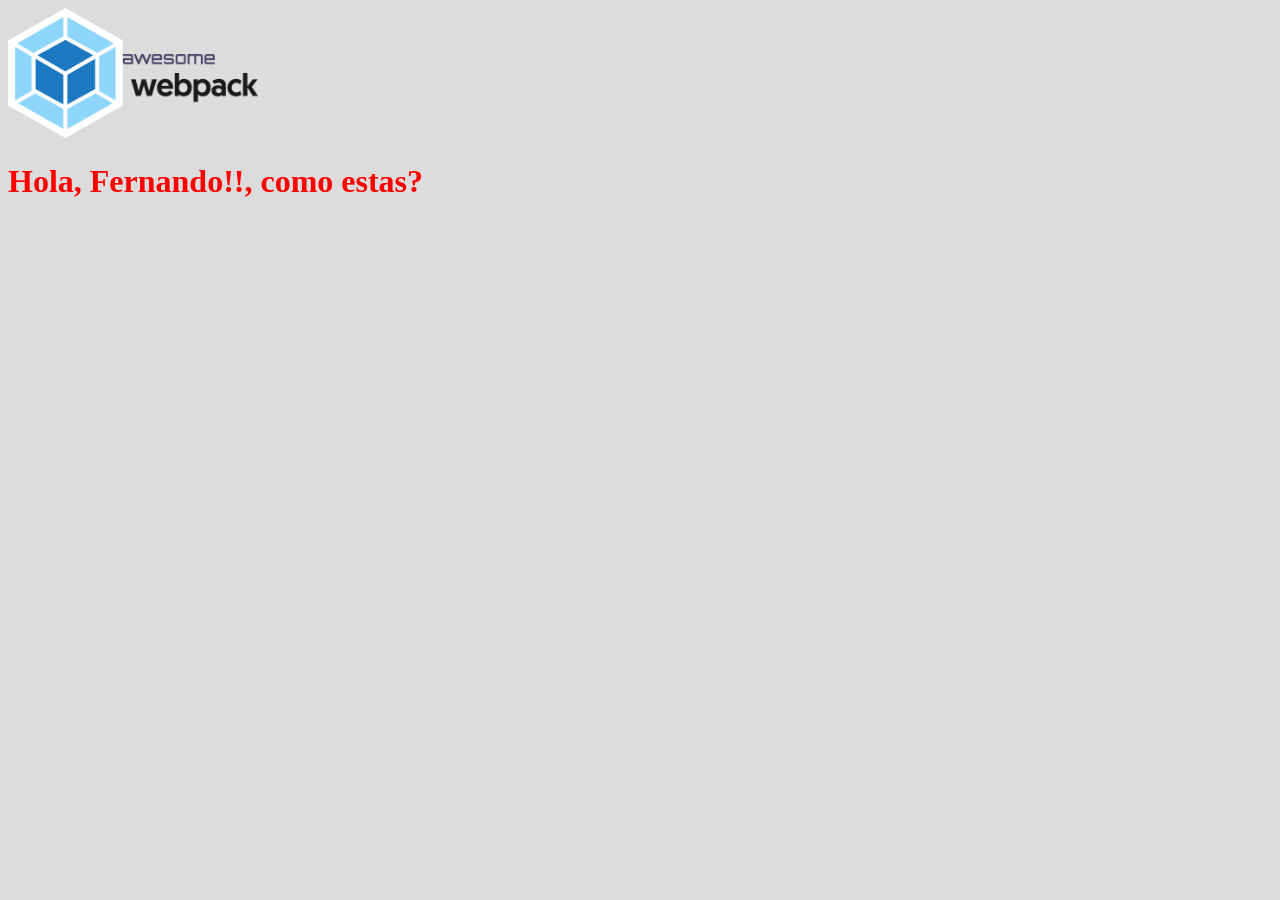
<file: docs/index.html>
<!doctype html><html lang="es"><head><meta charset="UTF-8"><meta name="viewport" content="width=device-width,initial-scale=1"><title>Webpack</title><link href="main.395e69acae8b90b7896a.css" rel="stylesheet"></head><body><img src="./assets/webpack.png" alt="Webpack logo"><script src="main.395e69acae8b90b7896a.js"></script></body></html>
</file>
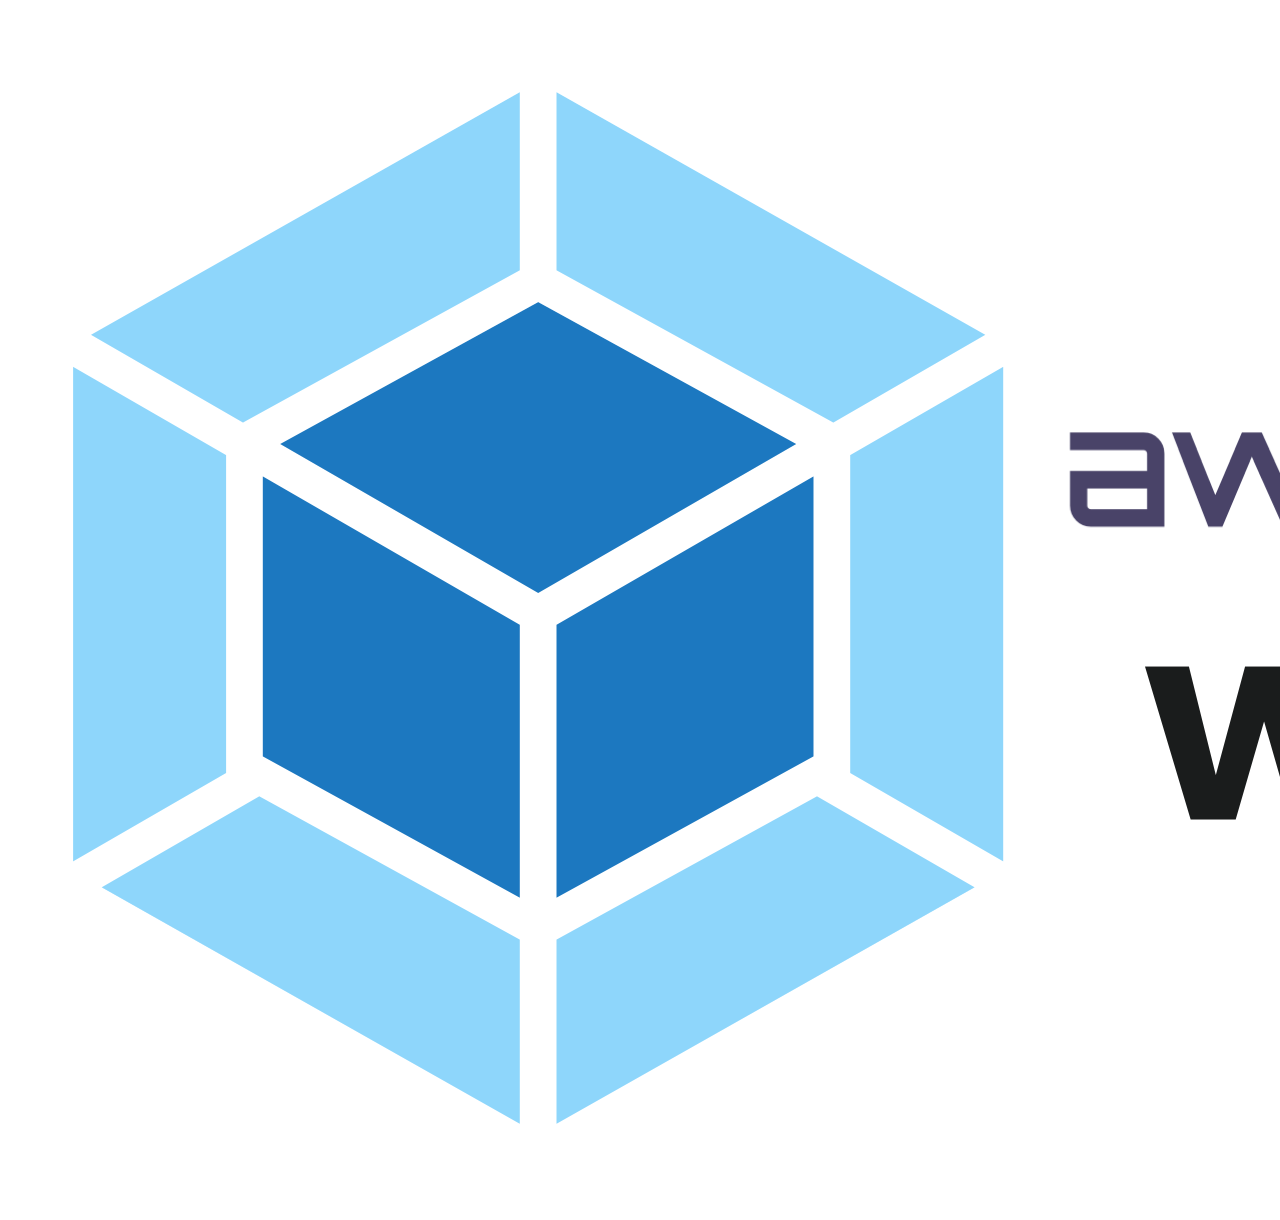
<file: src/index.html>
<!DOCTYPE html>
<html lang="es">
<head>
    <meta charset="UTF-8">
    <meta name="viewport" content="width=device-width, initial-scale=1.0">
    <title>Webpack</title>
</head>
<body>
    
    <img src="./assets/webpack.png" alt="Webpack logo">

</body>
</html>
</file>
<file: docs/main.395e69acae8b90b7896a.css>
body,html{background-color:#dcdcdc}img{width:250px}
</file>
